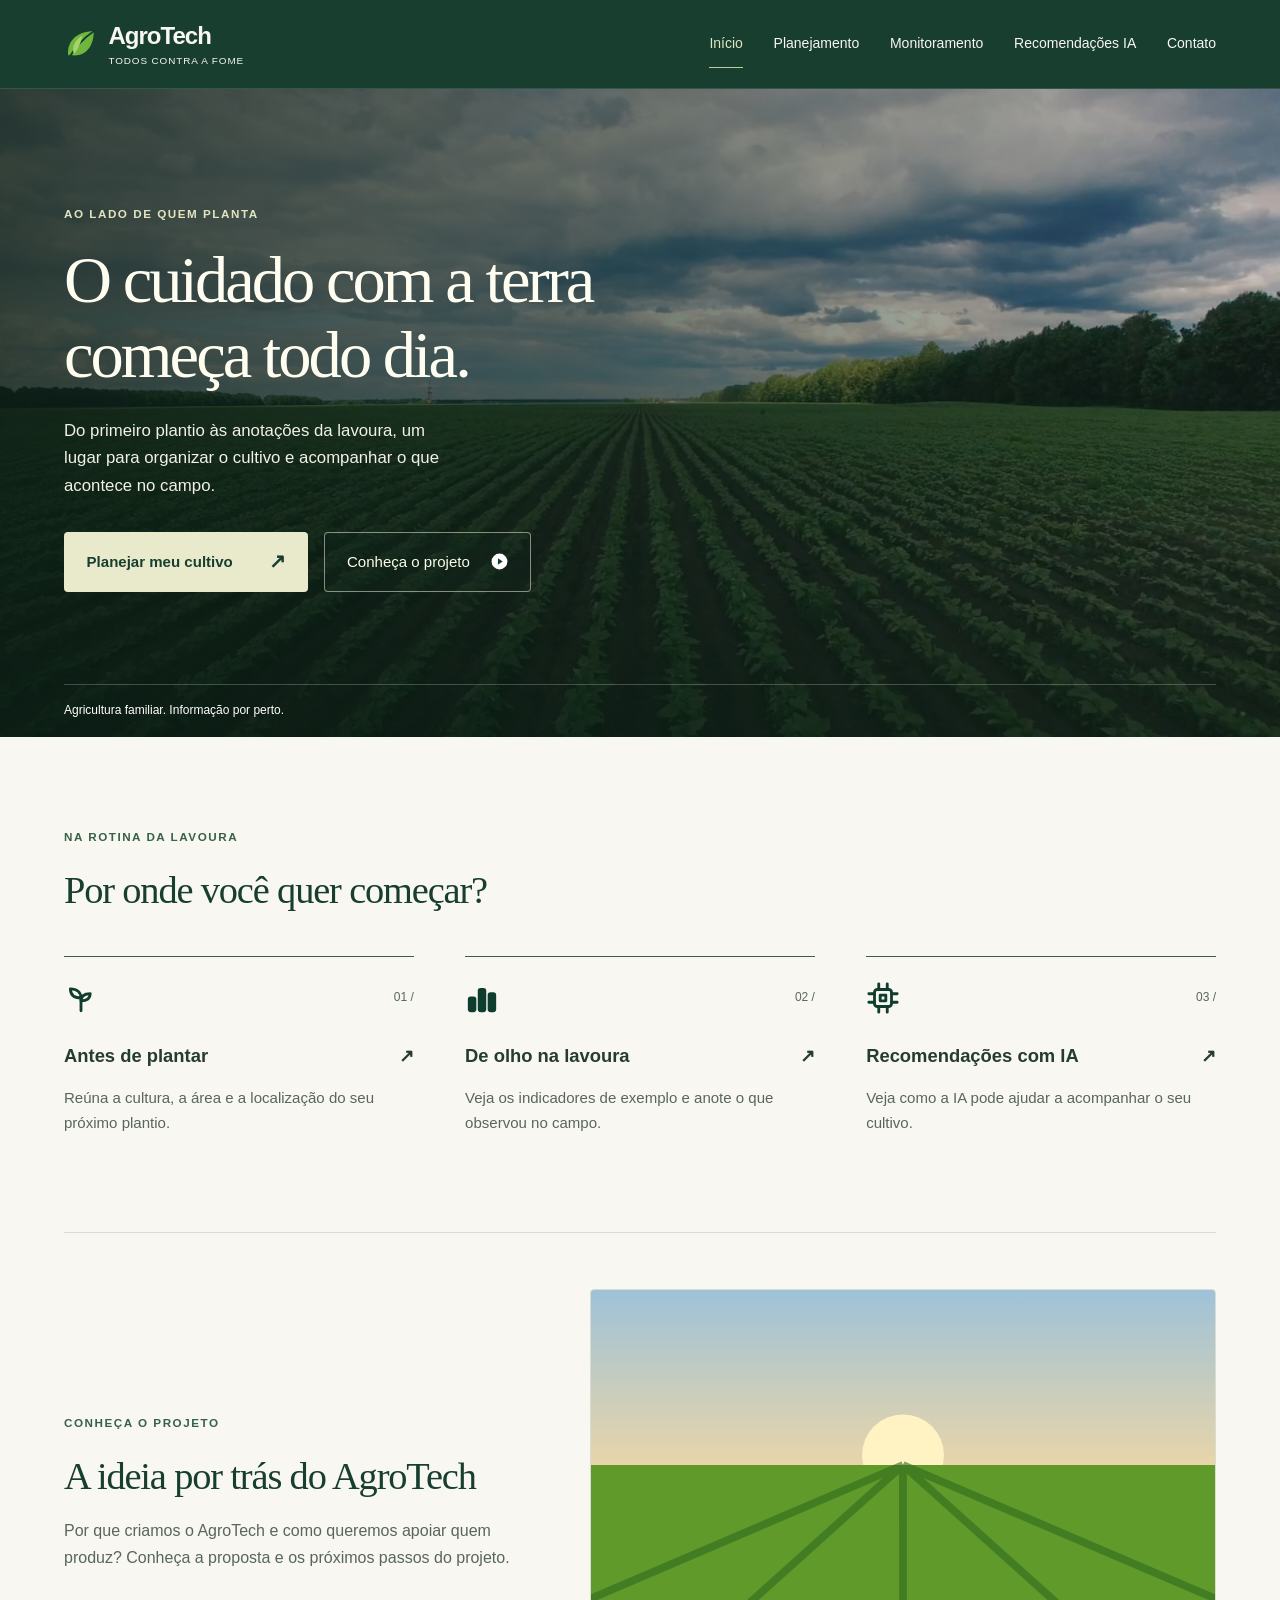
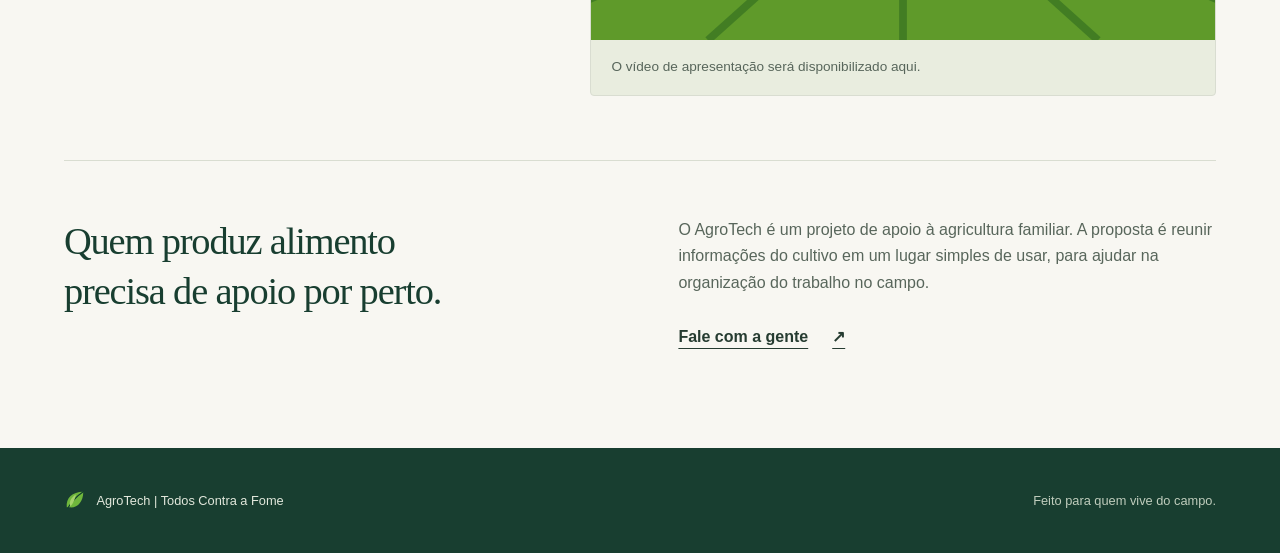
<file: index.html>
<!DOCTYPE html>
<html lang="pt-BR">
<head>
  <meta charset="UTF-8">
  <meta name="viewport" content="width=device-width, initial-scale=1">
  <title>Início | AgroTech — Todos Contra a Fome</title>
  <meta name="description" content="Plataforma simples e acessível para ajudar agricultores familiares a planejar, monitorar e cuidar da sua plantação.">
  <link rel="icon" href="assets/images/favicon.svg" type="image/svg+xml">
  <link rel="stylesheet" href="css/styles.css">
  <script src="js/main.js" defer></script>
</head>
<body>
  <a class="skip-link" href="#conteudo">Pular para o conteúdo</a>

  <header class="site-header">
    <div class="container header-inner">
      <a class="logo" href="index.html" aria-label="AgroTech — página inicial">
        <img src="assets/icons/leaf.svg" alt="" width="38" height="38">
        <span>AgroTech<small>Todos contra a fome</small></span>
      </a>
      <button class="menu-toggle" type="button" aria-expanded="false" aria-controls="menu-principal" aria-label="Abrir menu">
        <span></span>
      </button>
      <nav class="nav" id="menu-principal" aria-label="Navegação principal">
        <ul class="nav-list">
          <li><a href="index.html" aria-current="page">Início</a></li>
          <li><a href="planejamento.html">Planejamento</a></li>
          <li><a href="monitoramento.html">Monitoramento</a></li>
          <li><a href="ia.html">Recomendações IA</a></li>
          <li><a href="contato.html">Contato</a></li>
        </ul>
      </nav>
    </div>
  </header>

  <main id="conteudo">
    <section class="hero" aria-labelledby="titulo-hero">
      <video class="hero-video" id="video-header" autoplay loop muted playsinline preload="metadata" poster="assets/images/header-poster.jpg" aria-hidden="true" tabindex="-1">
        <source src="assets/videos/video.mp4" type="video/mp4">
      </video>
      <div class="container hero-inner">
        <div class="hero-text">
          <p class="eyebrow">Ao lado de quem planta</p>
          <h1 id="titulo-hero">O cuidado com a terra<br>começa todo dia.</h1>
          <p class="lead">Do primeiro plantio às anotações da lavoura, um lugar para organizar o cultivo e acompanhar o que acontece no campo.</p>
          <div class="hero-actions">
            <a class="btn btn-light" href="planejamento.html">Planejar meu cultivo <span aria-hidden="true">↗</span></a>
            <a class="btn btn-outline" href="#apresentacao">Conheça o projeto <img src="assets/icons/play.svg" alt="" width="20" height="20"></a>
          </div>
        </div>
        <div class="hero-bottom">
          <p>Agricultura familiar. Informação por perto.</p>
        </div>
      </div>
    </section>

    <div class="container home-content">
      <section aria-labelledby="titulo-ferramentas">
        <div class="section-heading">
          <p class="eyebrow">Na rotina da lavoura</p>
          <h2 id="titulo-ferramentas">Por onde você quer começar?</h2>
        </div>
        <div class="cards">
          <a class="card-link" href="planejamento.html">
            <span class="card-top"><img src="assets/icons/sprout.svg" alt="" width="34" height="34"><span aria-hidden="true">01 /</span></span>
            <strong>Antes de plantar <span aria-hidden="true">↗</span></strong>
            <span>Reúna a cultura, a área e a localização do seu próximo plantio.</span>
          </a>
          <a class="card-link" href="monitoramento.html">
            <span class="card-top"><img src="assets/icons/chart.svg" alt="" width="34" height="34"><span aria-hidden="true">02 /</span></span>
            <strong>De olho na lavoura <span aria-hidden="true">↗</span></strong>
            <span>Veja os indicadores de exemplo e anote o que observou no campo.</span>
          </a>
          <a class="card-link" href="ia.html">
            <span class="card-top"><img src="assets/icons/chip.svg" alt="" width="34" height="34"><span aria-hidden="true">03 /</span></span>
            <strong>Recomendações com IA <span aria-hidden="true">↗</span></strong>
            <span>Veja como a IA pode ajudar a acompanhar o seu cultivo.</span>
          </a>
        </div>
      </section>
      <section class="pitch-section" id="apresentacao" aria-labelledby="titulo-apresentacao">
        <div class="pitch-text">
          <p class="eyebrow">Conheça o projeto</p>
          <h2 id="titulo-apresentacao">A ideia por trás do AgroTech</h2>
          <p>Por que criamos o AgroTech e como queremos apoiar quem produz? Conheça a proposta e os próximos passos do projeto.</p>
        </div>
        <div class="pitch-placeholder" role="note" aria-label="Vídeo de apresentação ainda não disponível">
          <img src="assets/images/video-poster.svg" alt="" width="640" height="360">
          <p>O vídeo de apresentação será disponibilizado aqui.</p>
        </div>
      </section>

      <section class="project-note" aria-labelledby="titulo-projeto">
        <h2 id="titulo-projeto">Quem produz alimento<br>precisa de apoio por perto.</h2>
        <div>
          <p>O AgroTech é um projeto de apoio à agricultura familiar. A proposta é reunir informações do cultivo em um lugar simples de usar, para ajudar na organização do trabalho no campo.</p>
          <a class="text-link" href="contato.html">Fale com a gente <span aria-hidden="true">↗</span></a>
        </div>
      </section>
    </div>
  </main>

  <footer class="site-footer">
    <div class="container footer-inner">
      <p class="footer-brand"><img src="assets/icons/leaf.svg" alt="" width="22" height="22"> AgroTech | Todos Contra a Fome</p>
      <p class="footer-msg">Feito para quem vive do campo.</p>
    </div>
  </footer>
</body>
</html>
</file>
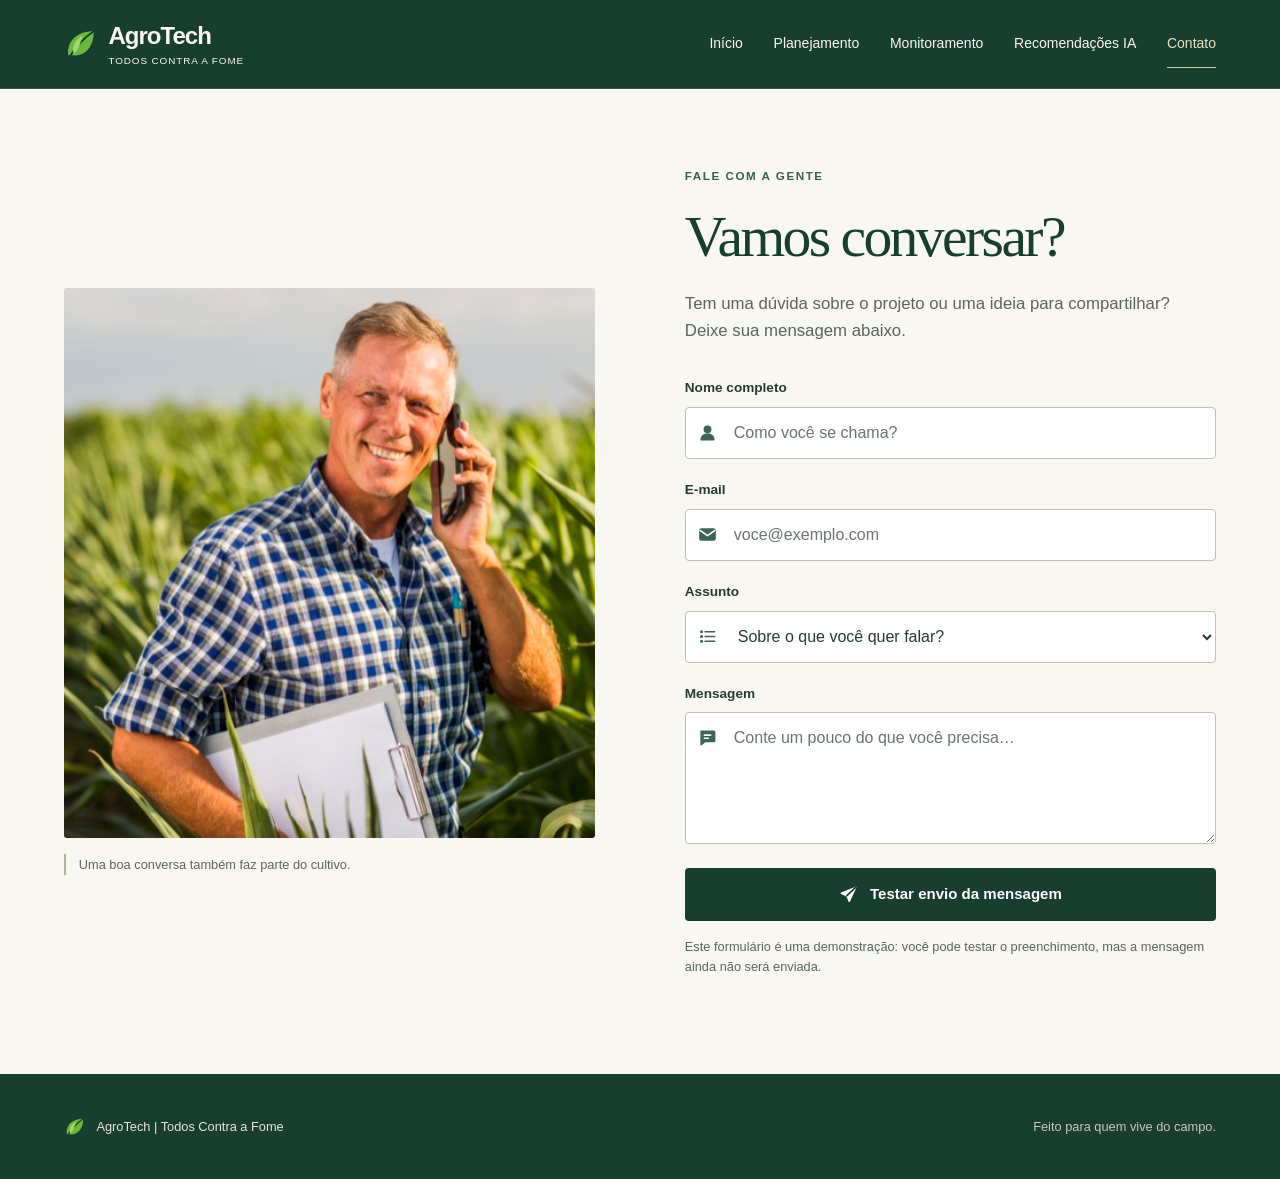
<file: contato.html>
<!DOCTYPE html>
<html lang="pt-BR">
<head>
  <meta charset="UTF-8">
  <meta name="viewport" content="width=device-width, initial-scale=1">
  <title>Fale Conosco | AgroTech — Todos Contra a Fome</title>
  <meta name="description" content="Tire suas dúvidas, envie sugestões ou fale com a equipe do AgroTech.">
  <link rel="icon" href="assets/images/favicon.svg" type="image/svg+xml">
  <link rel="stylesheet" href="css/styles.css">
  <script src="js/main.js" defer></script>
</head>
<body>
  <a class="skip-link" href="#conteudo">Pular para o conteúdo</a>

  <header class="site-header">
    <div class="container header-inner">
      <a class="logo" href="index.html" aria-label="AgroTech — página inicial">
        <img src="assets/icons/leaf.svg" alt="" width="38" height="38">
        <span>AgroTech<small>Todos contra a fome</small></span>
      </a>
      <button class="menu-toggle" type="button" aria-expanded="false" aria-controls="menu-principal" aria-label="Abrir menu">
        <span></span>
      </button>
      <nav class="nav" id="menu-principal" aria-label="Navegação principal">
        <ul class="nav-list">
          <li><a href="index.html">Início</a></li>
          <li><a href="planejamento.html">Planejamento</a></li>
          <li><a href="monitoramento.html">Monitoramento</a></li>
          <li><a href="ia.html">Recomendações IA</a></li>
          <li><a href="contato.html" aria-current="page">Contato</a></li>
        </ul>
      </nav>
    </div>
  </header>

  <main id="conteudo">
    <div class="container split contact-split">
      <figure class="page-photo contact-photo">
        <img src="assets/images/persona1-1440.jpg" srcset="assets/images/persona1-720.jpg 720w, assets/images/persona1-1440.jpg 1440w" sizes="(max-width: 900px) calc(100vw - 48px), 46vw" alt="Agricultor conversando ao telefone em meio à lavoura, com uma prancheta nas mãos" width="1440" height="961" fetchpriority="high">
        <figcaption>Uma boa conversa também faz parte do cultivo.</figcaption>
      </figure>

      <section aria-labelledby="titulo-contato">
        <p class="eyebrow">Fale com a gente</p>
        <div class="title-with-icon">
          <h1 id="titulo-contato">Vamos conversar?</h1>
        </div>
        <p class="lead">Tem uma dúvida sobre o projeto ou uma ideia para compartilhar? Deixe sua mensagem abaixo.</p>

        <form class="form" id="form-contato" aria-describedby="nota-contato">
          <div class="field">
            <label for="nome">Nome completo</label>
            <div class="field-control">
              <span class="field-icon"><img src="assets/icons/user.svg" alt="" width="20" height="20"></span>
              <input type="text" id="nome" name="nome" placeholder="Como você se chama?" required minlength="3" maxlength="80" autocomplete="name" aria-describedby="nome-erro">
            </div>
            <p class="field-error" id="nome-erro"></p>
          </div>
          <div class="field">
            <label for="email">E-mail</label>
            <div class="field-control">
              <span class="field-icon"><img src="assets/icons/mail.svg" alt="" width="20" height="20"></span>
              <input type="email" id="email" name="email" placeholder="voce@exemplo.com" required maxlength="100" autocomplete="email" aria-describedby="email-erro">
            </div>
            <p class="field-error" id="email-erro"></p>
          </div>
          <div class="field">
            <label for="assunto">Assunto</label>
            <div class="field-control">
              <span class="field-icon"><img src="assets/icons/list.svg" alt="" width="20" height="20"></span>
              <select id="assunto" name="assunto" required aria-describedby="assunto-erro">
                <option value="" selected disabled>Sobre o que você quer falar?</option>
                <option value="duvida">Dúvida</option>
                <option value="sugestao">Sugestão</option>
                <option value="parceria">Parceria</option>
                <option value="outro">Outro</option>
              </select>
            </div>
            <p class="field-error" id="assunto-erro"></p>
          </div>
          <div class="field">
            <label for="mensagem">Mensagem</label>
            <div class="field-control">
              <span class="field-icon"><img src="assets/icons/chat.svg" alt="" width="20" height="20"></span>
              <textarea id="mensagem" name="mensagem" placeholder="Conte um pouco do que você precisa…" required minlength="10" maxlength="500" rows="4" aria-describedby="mensagem-erro"></textarea>
            </div>
            <p class="field-error" id="mensagem-erro"></p>
          </div>
          <button class="btn btn-block" type="submit">
            <img src="assets/icons/send.svg" alt="" width="20" height="20">
            Testar envio da mensagem
          </button>
        </form>

        <div class="feedback" id="feedback-contato" role="status" aria-live="polite"></div>
        <p class="demo-note" id="nota-contato">Este formulário é uma demonstração: você pode testar o preenchimento, mas a mensagem ainda não será enviada.</p>
      </section>
    </div>
  </main>

  <footer class="site-footer">
    <div class="container footer-inner">
      <p class="footer-brand"><img src="assets/icons/leaf.svg" alt="" width="22" height="22"> AgroTech | Todos Contra a Fome</p>
      <p class="footer-msg">Feito para quem vive do campo.</p>
    </div>
  </footer>
</body>
</html>
</file>
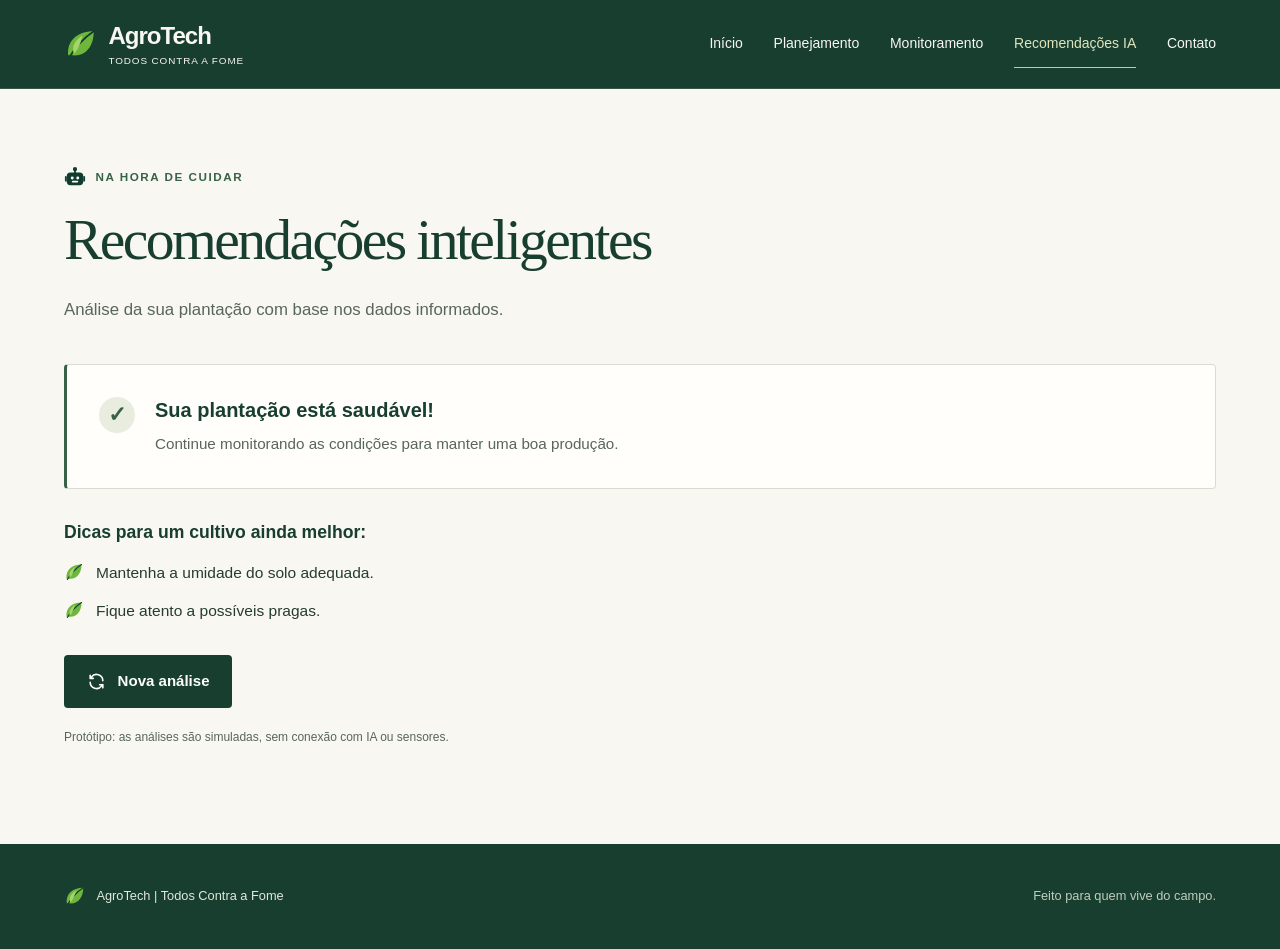
<file: ia.html>
<!DOCTYPE html>
<html lang="pt-BR">
<head>
  <meta charset="UTF-8">
  <meta name="viewport" content="width=device-width, initial-scale=1">
  <title>Recomendações Inteligentes | AgroTech — Todos Contra a Fome</title>
  <meta name="description" content="Veja uma demonstração de como a plataforma poderá transformar informações do cultivo em recomendações simples.">
  <link rel="icon" href="assets/images/favicon.svg" type="image/svg+xml">
  <link rel="stylesheet" href="css/styles.css">
  <script src="js/main.js" defer></script>
</head>
<body>
  <a class="skip-link" href="#conteudo">Pular para o conteúdo</a>

  <header class="site-header">
    <div class="container header-inner">
      <a class="logo" href="index.html" aria-label="AgroTech — página inicial">
        <img src="assets/icons/leaf.svg" alt="" width="38" height="38">
        <span>AgroTech<small>Todos contra a fome</small></span>
      </a>
      <button class="menu-toggle" type="button" aria-expanded="false" aria-controls="menu-principal" aria-label="Abrir menu">
        <span></span>
      </button>
      <nav class="nav" id="menu-principal" aria-label="Navegação principal">
        <ul class="nav-list">
          <li><a href="index.html">Início</a></li>
          <li><a href="planejamento.html">Planejamento</a></li>
          <li><a href="monitoramento.html">Monitoramento</a></li>
          <li><a href="ia.html" aria-current="page">Recomendações IA</a></li>
          <li><a href="contato.html">Contato</a></li>
        </ul>
      </nav>
    </div>
  </header>

  <main id="conteudo">
    <div class="container page-section recommendations-page">
      <section aria-labelledby="titulo-ia">
        <p class="eyebrow recommendations-heading"><img src="assets/icons/robot.svg" alt="" width="22" height="22"> Na hora de cuidar</p>
        <h1 id="titulo-ia">Recomendações inteligentes</h1>
        <p class="lead">Análise da sua plantação com base nos dados informados.</p>

        <div id="resultado-analise" aria-live="polite" aria-atomic="true">
          <article class="recommendation-result" id="status-card" aria-labelledby="status-titulo">
            <span class="result-symbol" id="status-simbolo" aria-hidden="true">✓</span>
            <div>
              <h2 id="status-titulo">Sua plantação está saudável!</h2>
              <p id="status-texto">Continue monitorando as condições para manter uma boa produção.</p>
            </div>
          </article>

          <div class="recommendation-tips">
            <h2>Dicas para um cultivo ainda melhor:</h2>
            <ul id="lista-dicas">
              <li>Mantenha a umidade do solo adequada.</li>
              <li>Fique atento a possíveis pragas.</li>
            </ul>
          </div>
        </div>

        <div class="recommendation-action">
          <button class="btn" type="button" id="btn-nova-analise" aria-controls="resultado-analise" aria-describedby="nota-analise">
            <img src="assets/icons/refresh.svg" alt="" width="22" height="22">
            Nova análise
          </button>
        </div>
        <p class="demo-note recommendation-note" id="nota-analise">Protótipo: as análises são simuladas, sem conexão com IA ou sensores.</p>
      </section>
    </div>
  </main>

  <footer class="site-footer">
    <div class="container footer-inner">
      <p class="footer-brand"><img src="assets/icons/leaf.svg" alt="" width="22" height="22"> AgroTech | Todos Contra a Fome</p>
      <p class="footer-msg">Feito para quem vive do campo.</p>
    </div>
  </footer>
</body>
</html>
</file>
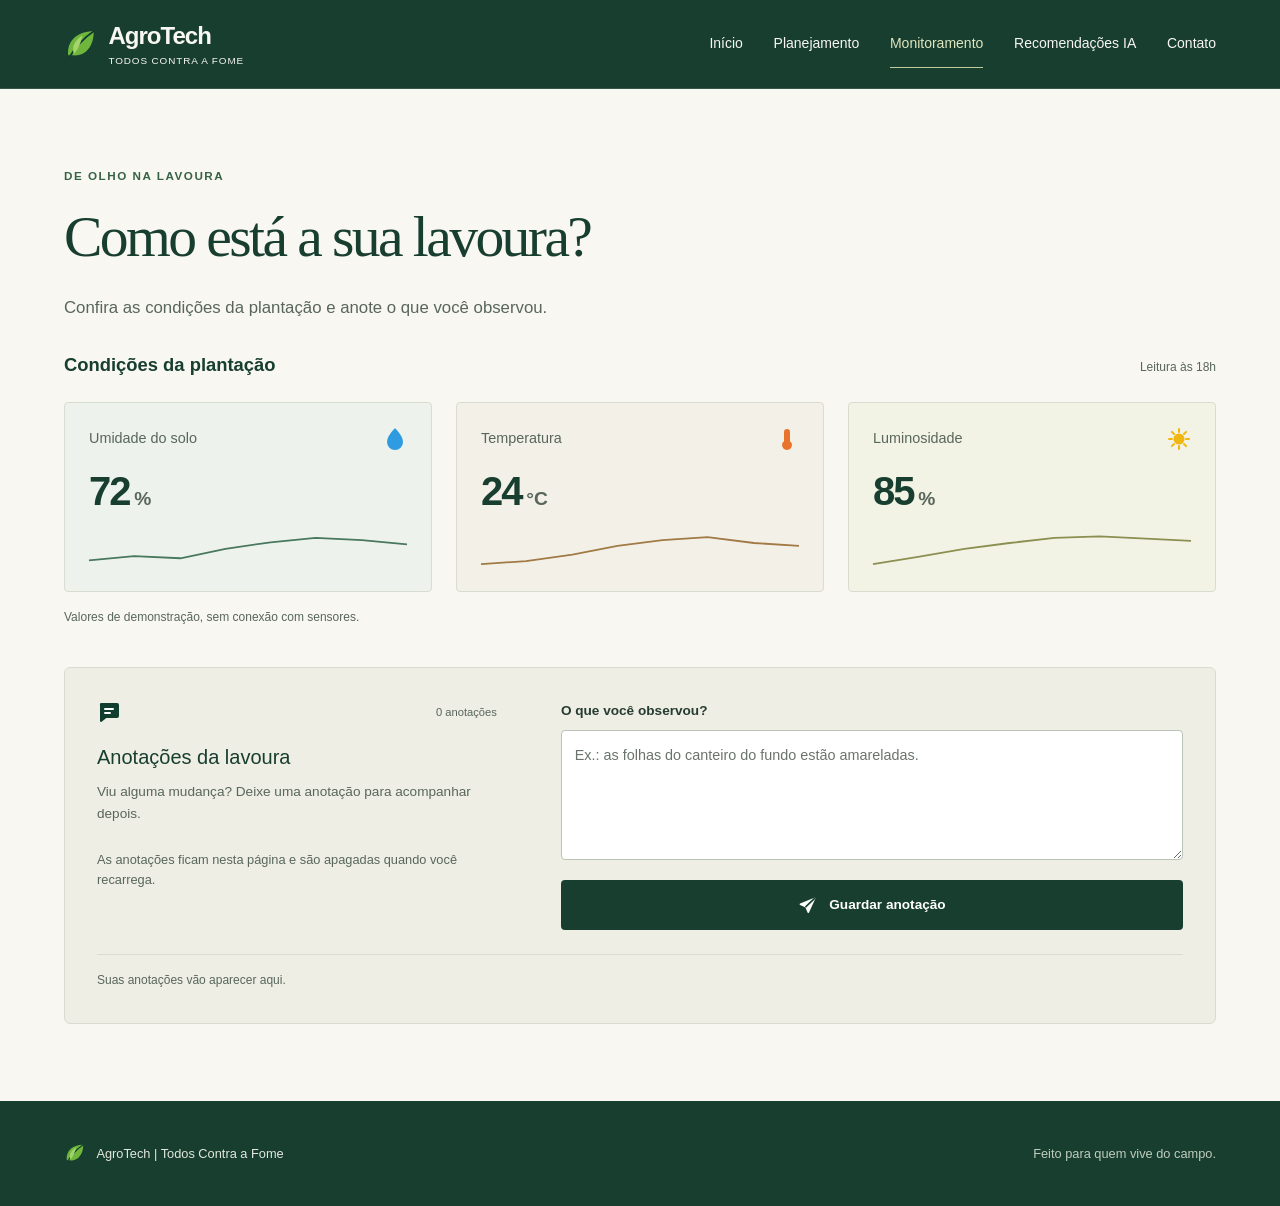
<file: monitoramento.html>
<!DOCTYPE html>
<html lang="pt-BR">

<head>
  <meta charset="UTF-8">
  <meta name="viewport" content="width=device-width, initial-scale=1">
  <title>Monitoramento da Plantação | AgroTech — Todos Contra a Fome</title>
  <meta name="description"
    content="Acompanhe as condições da sua lavoura com indicadores demonstrativos e registre observações.">
  <link rel="icon" href="assets/images/favicon.svg" type="image/svg+xml">
  <link rel="stylesheet" href="css/styles.css">
  <script src="js/main.js" defer></script>
</head>

<body>
  <a class="skip-link" href="#conteudo">Pular para o conteúdo</a>

  <header class="site-header">
    <div class="container header-inner">
      <a class="logo" href="index.html" aria-label="AgroTech — página inicial">
        <img src="assets/icons/leaf.svg" alt="" width="38" height="38">
        <span>AgroTech<small>Todos contra a fome</small></span>
      </a>
      <button class="menu-toggle" type="button" aria-expanded="false" aria-controls="menu-principal"
        aria-label="Abrir menu">
        <span></span>
      </button>
      <nav class="nav" id="menu-principal" aria-label="Navegação principal">
        <ul class="nav-list">
          <li><a href="index.html">Início</a></li>
          <li><a href="planejamento.html">Planejamento</a></li>
          <li><a href="monitoramento.html" aria-current="page">Monitoramento</a></li>
          <li><a href="ia.html">Recomendações IA</a></li>
          <li><a href="contato.html">Contato</a></li>
        </ul>
      </nav>
    </div>
  </header>

  <main id="conteudo">
    <div class="container page-section monitoring-page">
      <section aria-labelledby="titulo-mon">
        <p class="eyebrow">De olho na lavoura</p>
        <h1 id="titulo-mon">Como está a sua lavoura?</h1>
        <p class="lead">Confira as condições da plantação e anote o que você observou.</p>

        <div class="monitor-toolbar">
          <h2>Condições da plantação</h2>
          <span>Leitura às 18h</span>
        </div>

        <div class="indicators" role="list" aria-label="Indicadores do cultivo">
          <article class="indicator water" role="listitem">
            <div class="indicator-heading"><span class="label">Umidade do solo</span><img src="assets/icons/drop.svg"
                alt="" width="24" height="24"></div>
            <span class="value">72<span class="metric-unit">%</span></span>
            <svg class="metric-spark" viewBox="0 0 240 44" preserveAspectRatio="none" aria-hidden="true">
              <path d="M0 35 L34 29 L69 32 L103 19 L137 10 L171 4 L206 7 L240 13" />
            </svg>
          </article>
          <article class="indicator heat" role="listitem">
            <div class="indicator-heading"><span class="label">Temperatura</span><img src="assets/icons/thermo.svg"
                alt="" width="24" height="24"></div>
            <span class="value">24<span class="metric-unit">°C</span></span>
            <svg class="metric-spark" viewBox="0 0 240 44" preserveAspectRatio="none" aria-hidden="true">
              <path d="M0 40 L34 36 L69 27 L103 15 L137 7 L171 3 L206 11 L240 15" />
            </svg>
          </article>
          <article class="indicator light" role="listitem">
            <div class="indicator-heading"><span class="label">Luminosidade</span><img src="assets/icons/sun.svg" alt=""
                width="24" height="24"></div>
            <span class="value">85<span class="metric-unit">%</span></span>
            <svg class="metric-spark" viewBox="0 0 240 44" preserveAspectRatio="none" aria-hidden="true">
              <path d="M0 40 L34 30 L69 19 L103 11 L137 4 L171 2 L206 5 L240 8" />
            </svg>
          </article>
        </div>
        <p class="demo-note monitor-disclaimer">Valores de demonstração, sem conexão com sensores.
        </p>
      </section>

      <div class="monitor-workspace">
        <section class="obs-box" aria-labelledby="titulo-obs">
          <div class="notes-content">
            <div class="notes-context">
              <div class="notes-heading"><img src="assets/icons/chat.svg" alt="" width="24" height="24"><span
                  id="obs-count">0 anotações</span></div>
              <h2 id="titulo-obs">Anotações da lavoura</h2>
              <p class="notes-intro">Viu alguma mudança? Deixe uma anotação para acompanhar depois.</p>
              <p class="demo-note" id="nota-observacoes">As anotações ficam nesta página e são apagadas quando você
                recarrega.</p>
            </div>
            <div class="notes-form-area">
              <form id="form-observacoes" novalidate>
                <div class="field">
                  <label for="observacao">O que você observou?</label>
                  <textarea id="observacao" name="observacao"
                    placeholder="Ex.: as folhas do canteiro do fundo estão amareladas." maxlength="500"
                    aria-describedby="observacao-erro nota-observacoes"></textarea>
                  <p class="field-error" id="observacao-erro"></p>
                </div>
                <button class="btn btn-block" type="submit"><img src="assets/icons/send.svg" alt="" width="20"
                    height="20"> Guardar anotação</button>
              </form>
              <div class="feedback" id="feedback-observacoes" role="status" aria-live="polite"></div>
            </div>
          </div>
          <p class="notes-empty" id="obs-empty">Suas anotações vão aparecer aqui.</p>
          <ul class="obs-list" id="lista-observacoes" aria-label="Observações registradas nesta sessão"></ul>
        </section>
      </div>
    </div>
  </main>

  <footer class="site-footer">
    <div class="container footer-inner">
      <p class="footer-brand"><img src="assets/icons/leaf.svg" alt="" width="22" height="22"> AgroTech | Todos Contra a
        Fome</p>
      <p class="footer-msg">Feito para quem vive do campo.</p>
    </div>
  </footer>
</body>

</html>
</file>
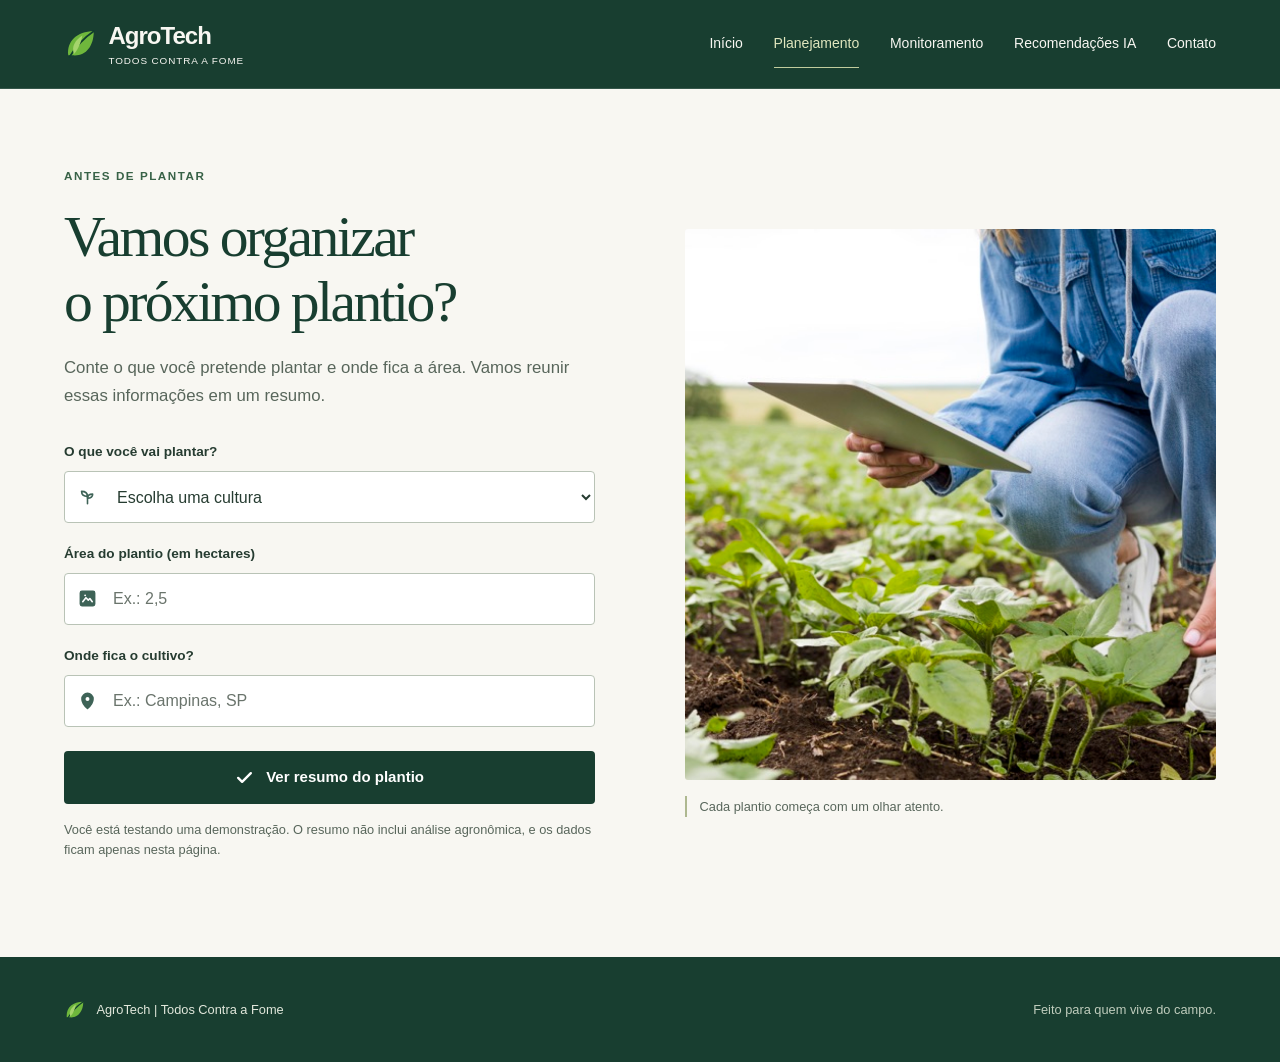
<file: planejamento.html>
<!DOCTYPE html>
<html lang="pt-BR">
<head>
  <meta charset="UTF-8">
  <meta name="viewport" content="width=device-width, initial-scale=1">
  <title>Planejamento do Cultivo | AgroTech — Todos Contra a Fome</title>
  <meta name="description" content="Informe cultura, área e localização para ver uma demonstração do planejamento do cultivo.">
  <link rel="icon" href="assets/images/favicon.svg" type="image/svg+xml">
  <link rel="stylesheet" href="css/styles.css">
  <script src="js/main.js" defer></script>
</head>
<body>
  <a class="skip-link" href="#conteudo">Pular para o conteúdo</a>

  <header class="site-header">
    <div class="container header-inner">
      <a class="logo" href="index.html" aria-label="AgroTech — página inicial">
        <img src="assets/icons/leaf.svg" alt="" width="38" height="38">
        <span>AgroTech<small>Todos contra a fome</small></span>
      </a>
      <button class="menu-toggle" type="button" aria-expanded="false" aria-controls="menu-principal" aria-label="Abrir menu">
        <span></span>
      </button>
      <nav class="nav" id="menu-principal" aria-label="Navegação principal">
        <ul class="nav-list">
          <li><a href="index.html">Início</a></li>
          <li><a href="planejamento.html" aria-current="page">Planejamento</a></li>
          <li><a href="monitoramento.html">Monitoramento</a></li>
          <li><a href="ia.html">Recomendações IA</a></li>
          <li><a href="contato.html">Contato</a></li>
        </ul>
      </nav>
    </div>
  </header>

  <main id="conteudo">
    <div class="container split">
      <section aria-labelledby="titulo-plan">
        <p class="eyebrow">Antes de plantar</p>
        <div class="title-with-icon">
          <h1 id="titulo-plan">Vamos organizar<br>o próximo plantio?</h1>
        </div>
        <p class="lead">Conte o que você pretende plantar e onde fica a área. Vamos reunir essas informações em um resumo.</p>

        <form class="form" id="form-planejamento" aria-describedby="nota-plan">
          <div class="field">
            <label for="cultura">O que você vai plantar?</label>
            <div class="field-control">
              <span class="field-icon"><img src="assets/icons/sprout.svg" alt="" width="20" height="20"></span>
              <select id="cultura" name="cultura" required aria-describedby="cultura-erro">
                <option value="" selected disabled>Escolha uma cultura</option>
                <option value="milho">Milho</option>
                <option value="soja">Soja</option>
                <option value="feijao">Feijão</option>
                <option value="alface">Alface</option>
                <option value="tomate">Tomate</option>
              </select>
            </div>
            <p class="field-error" id="cultura-erro"></p>
          </div>
          <div class="field">
            <label for="area">Área do plantio (em hectares)</label>
            <div class="field-control">
              <span class="field-icon"><img src="assets/icons/area.svg" alt="" width="20" height="20"></span>
              <input type="number" id="area" name="area" placeholder="Ex.: 2,5" required min="0.1" max="1000" step="0.1" inputmode="decimal" aria-describedby="area-erro">
            </div>
            <p class="field-error" id="area-erro"></p>
          </div>
          <div class="field">
            <label for="localizacao">Onde fica o cultivo?</label>
            <div class="field-control">
              <span class="field-icon"><img src="assets/icons/pin.svg" alt="" width="20" height="20"></span>
              <input type="text" id="localizacao" name="localizacao" placeholder="Ex.: Campinas, SP" required minlength="3" maxlength="80" autocomplete="address-level2" aria-describedby="localizacao-erro">
            </div>
            <p class="field-error" id="localizacao-erro"></p>
          </div>
          <button class="btn btn-block" type="submit">
            <img src="assets/icons/check.svg" alt="" width="20" height="20">
            <span>Ver resumo do plantio</span>
          </button>
        </form>

        <div class="feedback plan-summary" id="feedback-planejamento" role="status" aria-live="polite" tabindex="-1">
          <h2>Seu resumo do plantio está pronto.</h2>
          <p>Confira os dados que você informou:</p>
          <dl>
            <div><dt>Cultura</dt><dd id="resumo-cultura"></dd></div>
            <div><dt>Área</dt><dd id="resumo-area"></dd></div>
            <div><dt>Localização</dt><dd id="resumo-localizacao"></dd></div>
          </dl>
          <a class="text-link" href="monitoramento.html">Ir para o monitoramento <span aria-hidden="true">↗</span></a>
        </div>
        <p class="demo-note" id="nota-plan">Você está testando uma demonstração. O resumo não inclui análise agronômica, e os dados ficam apenas nesta página.</p>
      </section>

      <figure class="page-photo planning-photo">
        <img src="assets/images/persona2-1440.jpg" srcset="assets/images/persona2-720.jpg 720w, assets/images/persona2-1440.jpg 1440w" sizes="(max-width: 900px) calc(100vw - 48px), 46vw" alt="Pessoa usando um tablet enquanto examina as folhas de uma plantação" width="1440" height="1080" fetchpriority="high">
        <figcaption>Cada plantio começa com um olhar atento.</figcaption>
      </figure>
    </div>
  </main>

  <footer class="site-footer">
    <div class="container footer-inner">
      <p class="footer-brand"><img src="assets/icons/leaf.svg" alt="" width="22" height="22"> AgroTech | Todos Contra a Fome</p>
      <p class="footer-msg">Feito para quem vive do campo.</p>
    </div>
  </footer>
</body>
</html>
</file>
<file: css/styles.css>
:root {
  --green-900: #183e30;
  --green-800: #24513c;
  --green-700: #386247;
  --green-200: #d8dfce;
  --green-100: #e9eddf;
  --offwhite: #f8f7f2;
  --ink: #263c31;
  --muted: #58665b;
  --white: #fff;
  --line: #d9ddd1;
  --font: "Segoe UI", "Helvetica Neue", Arial, sans-serif;
}
*, *::before, *::after { box-sizing: border-box; }
html { scroll-behavior: smooth; scroll-padding-top: 100px; }
body { margin: 0; min-height: 100vh; display: flex; flex-direction: column; font-family: var(--font); color: var(--ink); background: var(--offwhite); line-height: 1.65; }
img, svg, video { display: block; max-width: 100%; }
main { flex: 1; }
a { color: inherit; }
button, input, select, textarea { font: inherit; }
button, a, input, select, textarea { -webkit-tap-highlight-color: transparent; }
:focus-visible { outline: 3px solid #b87c28; outline-offset: 5px; }
.skip-link { position: absolute; left: -9999px; top: 0; background: white; color: var(--green-900); padding: .75rem 1rem; z-index: 100; }
.skip-link:focus { left: 0; }
.container { width: min(100%, 1248px); padding-inline: clamp(1.25rem, 4vw, 3rem); margin-inline: auto; }

.site-header { position: sticky; top: 0; z-index: 50; color: var(--offwhite); background: var(--green-900); border-bottom: 1px solid #ffffff20; }
.header-inner { display: flex; align-items: center; justify-content: space-between; gap: 2rem; min-height: 88px; }
.logo { display: flex; align-items: center; gap: .65rem; text-decoration: none; font-size: 1.5rem; font-weight: 650; line-height: 1.15; letter-spacing: -.04em; flex-shrink: 0; }
.logo img { width: 34px; height: 34px; }
.logo small { display: block; margin-top: .35rem; font-size: .62rem; font-weight: 400; letter-spacing: .09em; text-transform: uppercase; }
.nav-list { display: flex; align-items: center; gap: clamp(1rem, 2.4vw, 2rem); padding: 0; margin: 0; list-style: none; }
.nav-list a { display: block; padding: .75rem 0; font-size: .875rem; text-decoration: none; border-bottom: 1px solid transparent; }
.nav-list a:hover, .nav-list a[aria-current="page"] { color: #e0e6be; border-bottom-color: #c1cc9d; }
.menu-toggle { display: none; width: 44px; height: 44px; padding: 10px; border: 1px solid #ffffff40; border-radius: 3px; background: transparent; color: inherit; cursor: pointer; }
.menu-toggle span, .menu-toggle span::before, .menu-toggle span::after { display: block; position: relative; width: 22px; height: 2px; background: currentColor; transition: transform .2s; }
.menu-toggle span::before, .menu-toggle span::after { content: ""; position: absolute; left: 0; }
.menu-toggle span::before { top: -7px; }
.menu-toggle span::after { top: 7px; }
.menu-toggle[aria-expanded="true"] span { background: transparent; }
.menu-toggle[aria-expanded="true"] span::before { transform: translateY(7px) rotate(45deg); }
.menu-toggle[aria-expanded="true"] span::after { transform: translateY(-7px) rotate(-45deg); }

h1, h2 { color: var(--green-900); text-wrap: balance; }
h1 { margin: 0 0 1.5rem; font-family: Georgia, "Times New Roman", serif; font-size: clamp(2.25rem, 4.5vw, 3.65rem); font-weight: 400; line-height: 1.12; letter-spacing: -.045em; }
h2 { margin: 0 0 1rem; font-size: 1.65rem; font-weight: 500; line-height: 1.3; }
p { margin: 0 0 1.25rem; }
.lead { max-width: 55ch; margin-bottom: 2rem; color: var(--muted); font-size: 1.05rem; }
.eyebrow { margin-bottom: 1.25rem; color: var(--green-700); font-size: .73rem; font-weight: 650; letter-spacing: .13em; text-transform: uppercase; }
.title-with-icon h1 { margin-bottom: 1.25rem; }
.btn { display: inline-flex; align-items: center; justify-content: center; gap: .75rem; min-height: 50px; padding: .8rem 1.35rem; border: 1px solid transparent; border-radius: 4px; background: var(--green-900); color: white; font: inherit; font-size: .94rem; font-weight: 600; text-decoration: none; cursor: pointer; transition: background .2s; }
.btn:hover { background: var(--green-700); }
.btn img { width: 19px; height: 19px; }
.btn-block { width: 100%; margin-top: .25rem; }
.btn-light { background: #e9eacb; color: var(--green-900); }
.btn-light:hover { background: #fffce8; }
.btn-light span { margin-left: 1.5rem; font-size: 1.25rem; }
.text-link { display: inline-flex; gap: 1.5rem; align-items: center; padding-block: .5rem; text-decoration-thickness: 1px; text-underline-offset: .4rem; font-weight: 600; }

.hero { position: relative; isolation: isolate; color: white; background: #233c2f; }
.hero::after { content: ""; position: absolute; inset: 0; z-index: -1; background: linear-gradient(90deg, rgba(9,28,19,.82), rgba(9,28,19,.58) 48%, rgba(9,28,19,.2)), linear-gradient(0deg, rgba(9,28,19,.45), transparent 30%); }
.hero-video { position: absolute; inset: 0; z-index: -2; width: 100%; height: 100%; object-fit: cover; }
.hero-inner { display: flex; flex-direction: column; justify-content: space-between; min-height: clamp(580px, 72vh, 780px); }
.hero-text { padding-block: clamp(4.5rem, 9vw, 7.5rem) 4rem; max-width: 680px; }
.hero .eyebrow { color: #e1e5bf; }
.hero h1 { color: #fffdf0; font-size: clamp(2.75rem, 5.2vw, 4.8rem); }
.hero .lead { max-width: 43ch; color: #f1f1e6; margin-bottom: 2rem; }
.hero-bottom { display: flex; align-items: center; justify-content: space-between; gap: 1rem; padding-block: 1rem; border-top: 1px solid #ffffff38; font-size: .75rem; }
.hero-bottom p { margin: 0; }
.hero-actions { display: flex; align-items: stretch; flex-wrap: wrap; gap: 1rem; }
.btn-outline { border-color: #fffce880; background: #152d2340; color: #fffce8; font-weight: 500; }
.btn-outline:hover { background: #ffffff20; border-color: #fffce8; }
.btn-outline img { margin-left: .5rem; }

.home-content { padding-block: clamp(3.5rem, 7vw, 6rem); }
.section-heading { margin-bottom: 2.5rem; }
.section-heading h2, .project-note h2 { font-family: Georgia, "Times New Roman", serif; font-size: clamp(1.9rem, 3vw, 2.5rem); font-weight: 400; letter-spacing: -.03em; }
.cards { display: grid; grid-template-columns: repeat(3, minmax(0, 1fr)); gap: clamp(1.5rem, 4vw, 3.5rem); }
.card-link { display: flex; flex-direction: column; gap: .9rem; padding-block: 1.5rem 2rem; border-top: 1px solid var(--green-700); text-decoration: none; }
.card-top { display: flex; justify-content: space-between; align-items: center; margin-bottom: .75rem; }
.card-top > span { color: var(--muted); font-size: .75rem; }
.card-top img { width: 34px; height: 34px; }
.card-link strong { display: flex; align-items: center; justify-content: space-between; gap: .5rem; font-size: 1.15rem; font-weight: 600; }
.card-link > span:last-child { color: var(--muted); font-size: .94rem; }
.card-link:hover { border-top-color: #a87931; }
.card-link:hover strong { color: #6c4d20; }
.project-note { display: grid; grid-template-columns: 1fr 1fr; gap: clamp(2rem, 6vw, 5rem); margin-top: 4rem; padding-top: 3.5rem; border-top: 1px solid var(--line); }
.project-note p { color: var(--muted); }

.pitch-section { display: grid; grid-template-columns: minmax(0, .85fr) minmax(0, 1.15fr); align-items: center; gap: clamp(2rem, 5vw, 4rem); margin-top: 4rem; padding-top: 3.5rem; border-top: 1px solid var(--line); }
.pitch-text h2 { font-family: Georgia, "Times New Roman", serif; font-size: clamp(1.9rem, 3vw, 2.5rem); font-weight: 400; letter-spacing: -.03em; }
.pitch-text > p:last-child { margin-bottom: 0; color: var(--muted); }
.pitch-placeholder { overflow: hidden; border: 1px solid var(--line); border-radius: 4px; background: var(--green-100); }
.pitch-placeholder img { width: 100%; height: auto; aspect-ratio: 16 / 9; object-fit: cover; }
.pitch-placeholder p { margin: 0; padding: 1rem 1.25rem; color: var(--muted); font-size: .85rem; }

.split { display: grid; grid-template-columns: minmax(0, 1fr) minmax(0, 1fr); align-items: center; gap: clamp(3rem, 7vw, 6.5rem); padding-block: clamp(3rem, 6vw, 5.5rem); }
.split > * { min-width: 0; }
.page-photo { margin: 0; }
.page-photo > img { width: 100%; height: clamp(450px, 43vw, 630px); object-fit: cover; border-radius: 3px; }
.planning-photo > img { object-position: 65% center; }
.contact-photo > img { object-position: 58% center; }
.page-photo figcaption { margin-top: 1rem; color: var(--muted); font-size: .8rem; padding-left: .8rem; border-left: 2px solid #aeb890; }

.form { display: grid; gap: 1.25rem; }
.field { min-width: 0; }
.field label { display: block; margin-bottom: .45rem; font-size: .85rem; font-weight: 600; }
.field-control { display: flex; align-items: stretch; min-width: 0; background: white; border: 1px solid #b9c3b6; border-radius: 4px; }
.field-control:focus-within { border-color: var(--green-700); outline: 2px solid #38624730; outline-offset: 2px; }
.field-icon { display: grid; place-items: start center; flex: 0 0 44px; padding-top: 15px; }
.field-icon img { width: 19px; height: 19px; opacity: .8; }
.field input, .field select, .field textarea { flex: 1; width: 100%; min-width: 0; min-height: 50px; padding: .75rem .85rem .75rem .25rem; border: 0; background: transparent; color: var(--ink); outline: none; font-size: 1rem; }
.field textarea { resize: vertical; min-height: 130px; }
.field select { cursor: pointer; }
::placeholder { color: #6a746c; opacity: 1; }
.field.has-error .field-control, .field.has-error > textarea { border-color: #a32b23; }
.field-error { display: none; margin: .4rem 0 0; color: #a32b23; font-size: .8rem; }
.field.has-error .field-error { display: block; }
.demo-note { margin-top: 1rem; color: var(--muted); font-size: .8rem; line-height: 1.6; }
.demo-badge { display: inline-block; padding: .3rem .65rem; background: #eeecdf; border: 1px solid #d7d3c0; border-radius: 3px; font-size: .75rem; color: #605c46; }
.feedback { display: none; margin-top: 1.25rem; padding: 1rem 1.25rem; border-left: 3px solid var(--green-700); background: var(--green-100); color: var(--green-900); font-size: .9rem; overflow-wrap: anywhere; }
.feedback.is-visible { display: block; }
.plan-summary { padding: 1.25rem; border-radius: 4px; }
.plan-summary h2 { margin: 0 0 .5rem; font-size: 1.1rem; font-weight: 600; }
.plan-summary > p { margin: 0; color: var(--muted); font-size: .85rem; }
.plan-summary dl { margin: 1rem 0 0; }
.plan-summary dl > div { display: grid; grid-template-columns: minmax(0, 1fr) minmax(0, 2fr); gap: 1rem; padding-block: .6rem; border-bottom: 1px solid #cdd5c3; }
.plan-summary dt { color: var(--muted); font-size: .85rem; }
.plan-summary dd { margin: 0; font-weight: 600; overflow-wrap: anywhere; }
.plan-summary .text-link { margin-top: .75rem; font-size: .85rem; }

.feedback.is-error { background: #faeae5; color: #87251e; border-color: #a32b23; }

.page-section { max-width: 1080px; padding-block: clamp(3rem, 6vw, 5.5rem); }
.monitoring-page { max-width: 1248px; }
.monitor-toolbar { display: flex; justify-content: space-between; align-items: baseline; flex-wrap: wrap; gap: .5rem; margin-top: 2rem; }
.monitor-toolbar h2 { margin: 0; font-size: 1.15rem; font-weight: 600; }
.monitor-toolbar > span { font-size: .75rem; color: var(--muted); }
.indicators { display: grid; grid-template-columns: repeat(3, minmax(0, 1fr)); gap: 1.5rem; margin-block: 1.5rem 1rem; }
.indicator { min-width: 0; padding: 1.5rem; background: #eef2ec; border: 1px solid var(--line); border-radius: 4px; }
.indicator.heat { background: #f3f0e8; }
.indicator.light { background: #f2f2e5; }
.indicator-heading { display: flex; justify-content: space-between; align-items: center; gap: 1rem; }
.indicator-heading img { width: 24px; height: 24px; }
.indicator .label { font-size: .9rem; color: var(--muted); }
.indicator .value { display: block; margin-top: 1rem; color: var(--green-900); font-size: 2.5rem; font-weight: 600; line-height: 1.2; letter-spacing: -.05em; font-variant-numeric: tabular-nums; }
.metric-unit { margin-left: .3rem; font-size: 1.2rem; letter-spacing: 0; color: var(--muted); }
.metric-spark { width: 100%; height: 32px; margin: 1.25rem 0 0; overflow: visible; }
.metric-spark path { fill: none; stroke: #48785d; stroke-width: 1.8; vector-effect: non-scaling-stroke; }
.heat .metric-spark path { stroke: #a17a45; }
.light .metric-spark path { stroke: #8b9050; }
.monitor-disclaimer { margin: 0; font-size: .75rem; }
.monitor-workspace { margin-top: 2.5rem; }
.obs-box { min-width: 0; padding: clamp(1.25rem, 2.5vw, 2rem); border: 1px solid var(--line); background: #eeeee4; border-radius: 6px; }
.notes-content { display: grid; grid-template-columns: minmax(0, .9fr) minmax(0, 1.4fr); gap: clamp(2rem, 5vw, 4rem); }
.notes-content > div { min-width: 0; }
.notes-heading { display: flex; justify-content: space-between; align-items: center; gap: 1rem; margin-bottom: 1.25rem; }
.notes-heading img { width: 24px; height: 24px; }
.notes-heading span { font-size: .7rem; color: var(--muted); }
.obs-box h2 { font-size: 1.25rem; margin-bottom: .65rem; }
.notes-intro { color: var(--muted); font-size: .85rem; margin-bottom: 1.5rem; }
.obs-box textarea { width: 100%; min-height: 130px; padding: .8rem; border: 1px solid #b9c3b6; border-radius: 4px; background: white; font-size: .9rem; }
.obs-box textarea:focus-visible { outline: 2px solid var(--green-700); outline-offset: 2px; }
.obs-box .btn { margin-top: .75rem; width: 100%; font-size: .85rem; }
.notes-empty { margin: 1.5rem 0 0; padding-top: 1rem; border-top: 1px solid var(--line); font-size: .75rem; color: var(--muted); }
.obs-list { display: grid; gap: 1rem; padding: 0; margin: 1.5rem 0 0; list-style: none; }
.obs-list:empty { display: none; }
.obs-list li { padding: 1rem; background: #fffefa; border-left: 2px solid var(--green-700); overflow-wrap: anywhere; white-space: pre-wrap; font-size: .85rem; }
.obs-list time { display: block; margin-bottom: .5rem; font-size: .7rem; color: var(--muted); }

.recommendations-page { max-width: 1248px; }
.recommendations-heading { display: flex; align-items: center; gap: .6rem; }
.recommendations-heading img { width: 22px; height: 22px; }
.recommendation-result { display: flex; align-items: flex-start; gap: 1.25rem; margin-top: 2.5rem; padding: clamp(1.5rem, 3vw, 2rem); border: 1px solid var(--line); border-left: 3px solid var(--green-700); border-radius: 4px; background: #fffefa; }
.result-symbol { display: grid; place-items: center; flex: 0 0 36px; width: 36px; height: 36px; border-radius: 50%; background: var(--green-100); color: var(--green-700); font-size: 1.4rem; font-weight: 600; line-height: 1; }
.recommendation-result h2 { margin: 0 0 .5rem; font-size: 1.25rem; font-weight: 600; }
.recommendation-result p { max-width: 60ch; margin: 0; color: var(--muted); font-size: .95rem; }
.recommendation-result.is-warn { border-left-color: #9a792d; }
.recommendation-result.is-warn .result-symbol { background: #eeecdf; color: #836526; }
.recommendation-tips { margin-top: 2rem; }
.recommendation-tips h2 { margin-bottom: 1rem; font-size: 1.1rem; font-weight: 600; }
.recommendation-tips ul { display: grid; gap: .75rem; padding: 0; margin: 0; list-style: none; }
.recommendation-tips li { display: flex; align-items: flex-start; gap: .75rem; font-size: .97rem; }
.recommendation-tips li::before { content: ""; flex: 0 0 20px; width: 20px; height: 24px; background: url("../assets/icons/leaf.svg") center / contain no-repeat; }
.recommendation-action { margin-top: 2rem; }
.recommendation-note { margin-top: 1.25rem; font-size: .75rem; }

.site-footer { background: var(--green-900); color: #e2e8dc; }
.footer-inner { display: flex; align-items: center; justify-content: space-between; flex-wrap: wrap; gap: 1rem 2rem; min-height: 105px; padding-block: 1.75rem; }
.footer-inner p { margin: 0; font-size: .8rem; }
.footer-brand { display: flex; align-items: center; gap: .65rem; }
.footer-brand img { width: 22px; height: 22px; }
.footer-msg { color: #c0cdbd; }
@media (max-width: 900px) {
  .split { grid-template-columns: minmax(0, 1fr); gap: 3rem; }
  .split section { max-width: 640px; width: 100%; margin-inline: auto; }
  .page-photo { width: 100%; max-width: 640px; margin-inline: auto; }
  .page-photo > img { height: auto; max-height: 500px; aspect-ratio: 4 / 3; }
  .contact-photo { order: 1; }
  .cards { gap: 1.5rem; }
  .card-link strong { font-size: 1rem; }
}
@media (max-width: 760px) {
  html { scroll-padding-top: 80px; }
  .header-inner { min-height: 76px; gap: 1rem; }
  .logo { font-size: 1.3rem; }
  .logo small { font-size: .56rem; }
  .menu-toggle { display: grid; place-items: center; }
  .nav { position: absolute; top: 100%; left: 0; right: 0; padding: .5rem 1.25rem 1.25rem; border-top: 1px solid #ffffff25; background: var(--green-900); visibility: hidden; }
  .nav.is-open { visibility: visible; }
  .nav-list { flex-direction: column; align-items: stretch; gap: 0; }
  .nav-list a { padding: .85rem .25rem; min-height: 48px; border-bottom: 1px solid #ffffff20; }
  .hero-inner { min-height: 610px; }
  .hero-text { padding-block: 4.5rem 3.5rem; }
  .hero h1 { font-size: clamp(2.55rem, 8.5vw, 3.7rem); }
  .hero .lead { font-size: 1rem; }
  .hero-actions { flex-direction: column; align-items: stretch; gap: .75rem; }
  .hero::after { background: linear-gradient(90deg, #091c13d9, #091c1380), linear-gradient(0deg, #091c1360, transparent); }
  .hero-bottom { align-items: flex-start; font-size: .7rem; }
  .hero-bottom p { max-width: 23ch; align-self: center; }
  .cards { grid-template-columns: minmax(0, 1fr); gap: 1rem; }
  .card-link { padding-block: 1.5rem; }
  .card-link strong { font-size: 1.2rem; }
  .card-top { margin-bottom: 0; }
  .project-note { grid-template-columns: minmax(0, 1fr); gap: 1rem; margin-top: 2.5rem; padding-top: 2.5rem; }
  .pitch-section { grid-template-columns: minmax(0, 1fr); gap: 1.5rem; margin-top: 2.5rem; padding-top: 2.5rem; }
  .indicators { grid-template-columns: minmax(0, 1fr); gap: 1rem; }
  .indicator { padding: 1.25rem; }
  .indicator .value { font-size: 2.5rem; }
  .monitor-workspace { margin-top: 2rem; }
  .notes-content { grid-template-columns: minmax(0, 1fr); }
  .notes-content { gap: 1.5rem; }
  .recommendation-result { gap: .85rem; }
  .result-symbol { flex-basis: 34px; width: 34px; height: 34px; font-size: 1.4rem; }
  .recommendation-action .btn { width: 100%; }
  .footer-inner { align-items: flex-start; flex-direction: column; gap: .75rem; }
}
@media (max-width: 380px) {
  .hero-bottom { gap: .5rem; }
}
@media (prefers-reduced-motion: reduce) {
  html { scroll-behavior: auto; }
  *, *::before, *::after { animation: none !important; transition: none !important; }
}
</file>
